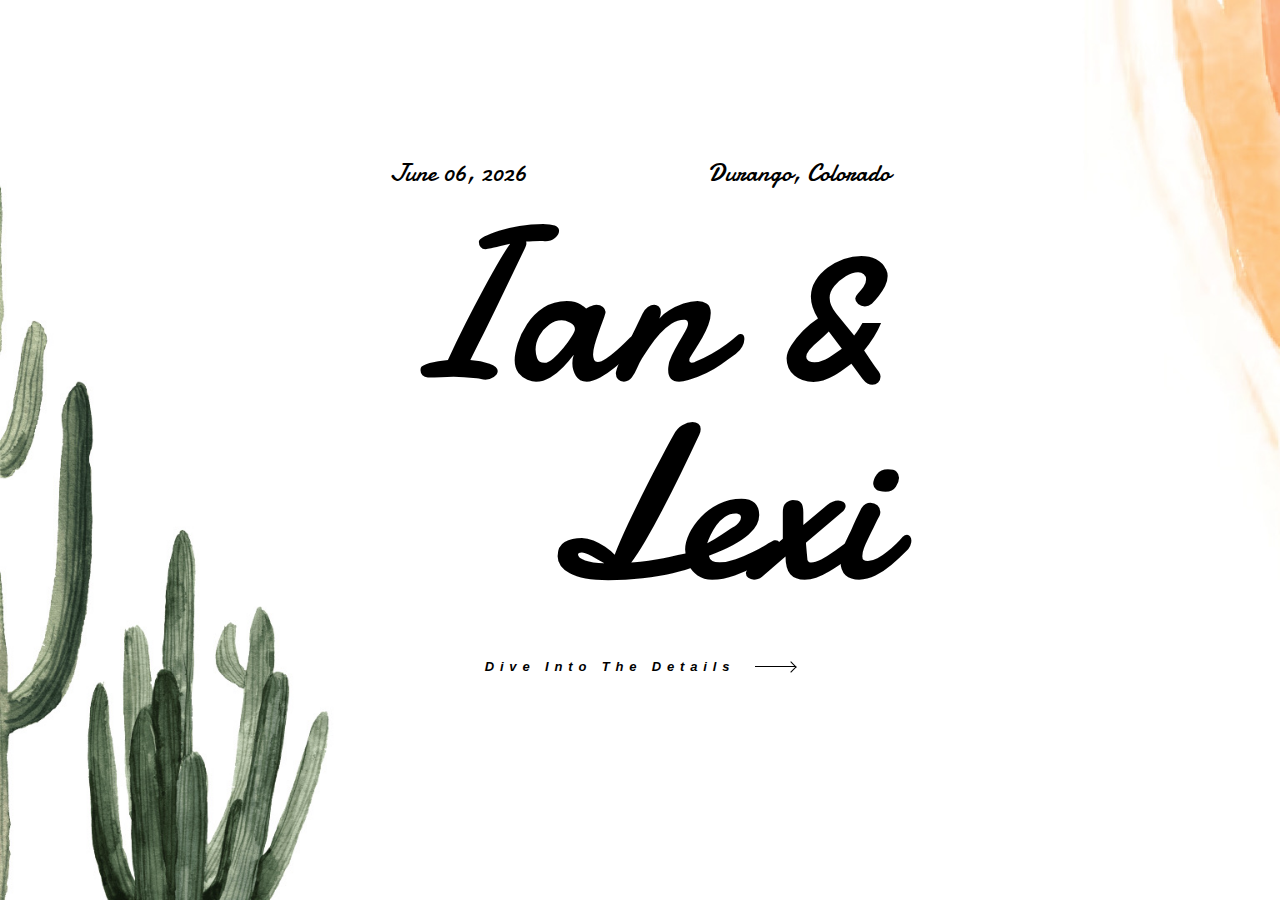
<file: index.html>
<!DOCTYPE html>
<html lang="en">
<head>
  <meta charset="UTF-8">
  <meta name="viewport" content="width=device-width, initial-scale=1.0">
  <title>Ian & Lexi</title>
  <link rel="preconnect" href="https://fonts.googleapis.com">
  <link rel="preconnect" href="https://fonts.gstatic.com" crossorigin>
  <link rel="preload" href="https://fonts.googleapis.com/css2?family=Damion&family=EB+Garamond:ital,wght@0,400;0,500;0,600;1,400;1,500&display=swap" as="style">
  <link rel="preload" href="images/bg.jpeg" as="image">
  <link rel="stylesheet" href="css/styles.css">
  <style>
    html { opacity: 0; }
    html.fonts-loaded { opacity: 1; transition: opacity 0.3s ease; }
  </style>
</head>
<body>
  <main class="hero">
    <div class="hero-meta">
      <span class="hero-date">June 06, 2026</span>
      <span class="hero-location">Durango, Colorado</span>
    </div>

    <h1 class="hero-names">
      <span>Ian &</span>
      <span>Lexi</span>
    </h1>

    <a href="/festivities/" class="hero-cta">
      Dive Into The Details <span class="arrow"></span>
    </a>
  </main>
  <script>
    document.fonts.ready.then(() => {
      document.documentElement.classList.add('fonts-loaded');
    });
  </script>
</body>
</html>
</file>
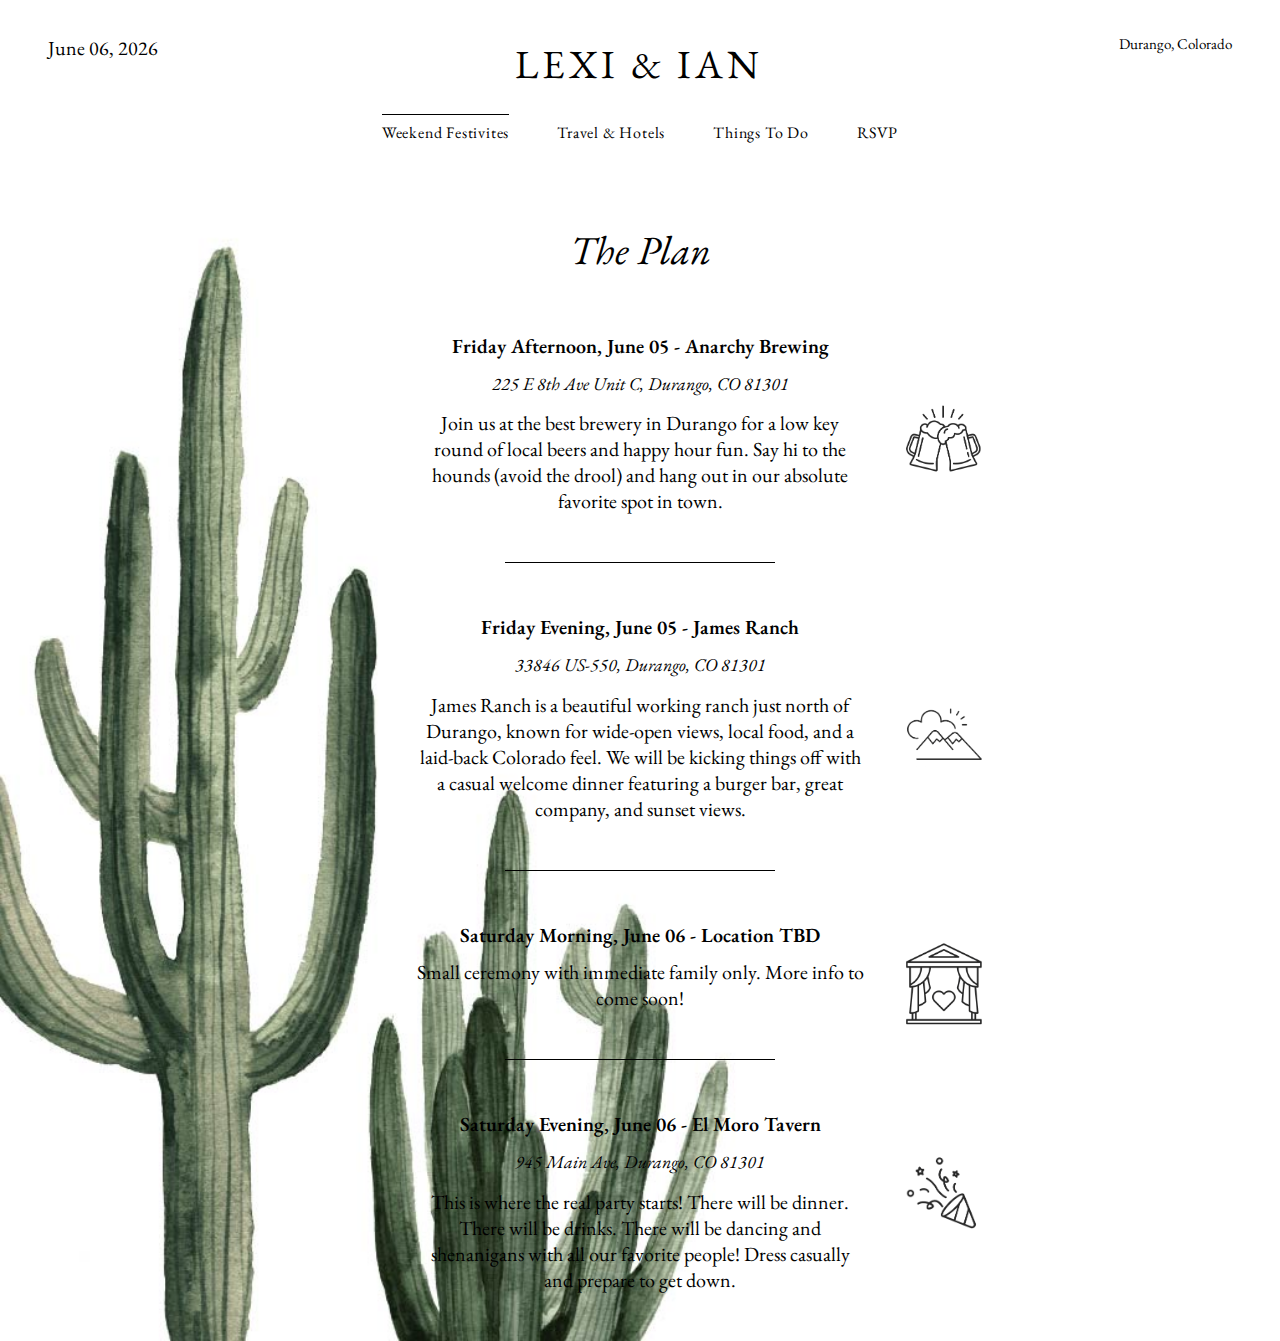
<file: festivities/index.html>
<!DOCTYPE html>
<html lang="en">
<head>
  <meta charset="UTF-8">
  <meta name="viewport" content="width=device-width, initial-scale=1.0">
  <title>Weekend Festivities | Ian & Lexi</title>
  <link rel="apple-touch-icon" sizes="180x180" href="/apple-touch-icon.png">
  <link rel="icon" type="image/png" sizes="32x32" href="/favicon-32x32.png">
  <link rel="icon" type="image/png" sizes="16x16" href="/favicon-16x16.png">
  <link rel="manifest" href="/site.webmanifest">
  <link rel="stylesheet" href="../css/styles.css">
</head>
<body>
  <div class="page">
    <header class="site-header">
      <span class="header-date">June 06, 2026</span>
      <a href="/" class="header-title">Lexi & Ian</a>
      <span class="header-location">Durango, Colorado</span>
    </header>

    <button class="mobile-nav-toggle" aria-label="Toggle navigation" aria-expanded="false">
      <span class="hamburger"></span>
    </button>

    <nav class="site-nav">
      <ul class="nav-list">
        <li><a href="/festivities/" class="nav-link active">Weekend Festivites</a></li>
        <li><a href="/travel/" class="nav-link">Travel & Hotels</a></li>
        <li><a href="/things/" class="nav-link">Things To Do</a></li>
        <li><a href="/rsvp/" class="nav-link">RSVP</a></li>
      </ul>
    </nav>

    <main class="main-content">
      <div class="content-container">
        <h1 class="section-title">The Plan</h1>

        <div class="card-item">
          <div class="card-content">
            <h2 class="card-title">Friday Afternoon, June 05 - Anarchy Brewing</h2>
            <p class="card-subtitle">225 E 8th Ave Unit C, Durango, CO 81301</p>
            <p class="card-description">Join us at the best brewery in Durango for a low key round of local beers and happy hour fun. Say hi to the hounds (avoid the drool) and hang out in our absolute favorite spot in town.</p>
          </div>
          <div class="card-icon">
            <img src="../images/icon-beers.png" alt="Beers">
          </div>
        </div>

        <div class="card-item">
          <div class="card-content">
            <h2 class="card-title">Friday Evening, June 05 - James Ranch</h2>
            <p class="card-subtitle">33846 US-550, Durango, CO 81301</p>
            <p class="card-description">James Ranch is a beautiful working ranch just north of Durango, known for wide-open views, local food, and a laid-back Colorado feel. We will be kicking things off with a casual welcome dinner featuring a burger bar, great company, and sunset views.</p>
          </div>
          <div class="card-icon">
            <img src="../images/icon-mountains.png" alt="Mountains">
          </div>
        </div>

        <div class="card-item">
          <div class="card-content">
            <h2 class="card-title">Saturday Morning, June 06 - Location TBD</h2>
            <p class="card-description">Small ceremony with immediate family only. More info to come soon!</p>
          </div>
          <div class="card-icon">
            <img src="../images/icon-wedding.png" alt="Wedding">
          </div>
        </div>

        <div class="card-item">
          <div class="card-content">
            <h2 class="card-title">Saturday Evening, June 06 - El Moro Tavern</h2>
            <p class="card-subtitle">945 Main Ave, Durango, CO 81301</p>
            <p class="card-description">This is where the real party starts! There will be dinner. There will be drinks. There will be dancing and shenanigans with all our favorite people! Dress casually and prepare to get down.</p>
          </div>
          <div class="card-icon">
            <img src="../images/icon-party.png" alt="Party">
          </div>
        </div>
      </div>
    </main>
  </div>

  <script src="../js/main.js"></script>
</body>
</html>
</file>
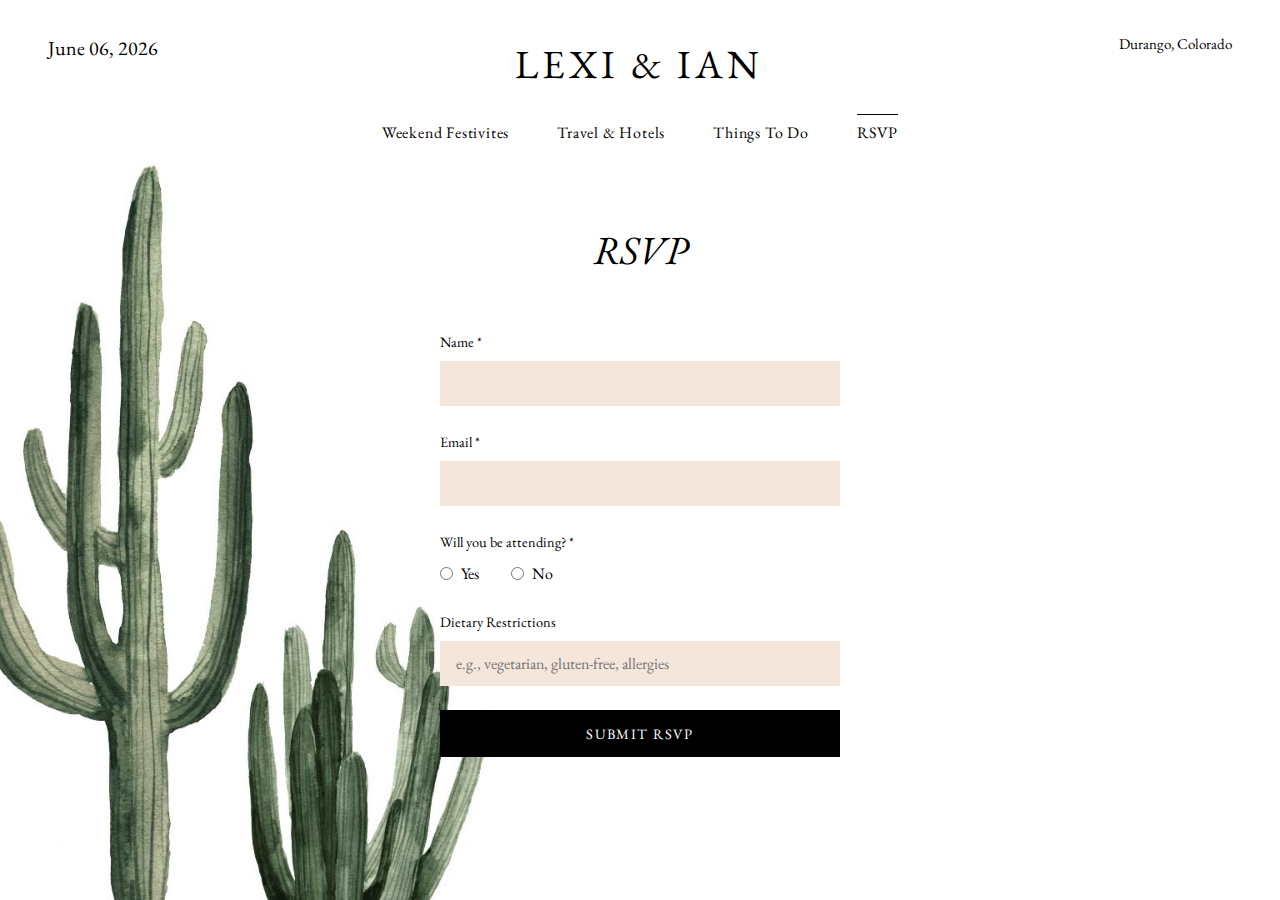
<file: rsvp/index.html>
<!DOCTYPE html>
<html lang="en">
<head>
  <meta charset="UTF-8">
  <meta name="viewport" content="width=device-width, initial-scale=1.0">
  <title>RSVP | Ian & Lexi</title>
  <link rel="stylesheet" href="../css/styles.css">
</head>
<body>
  <div class="page">
    <header class="site-header">
      <span class="header-date">June 06, 2026</span>
      <a href="/" class="header-title">Lexi & Ian</a>
      <span class="header-location">Durango, Colorado</span>
    </header>

    <button class="mobile-nav-toggle" aria-label="Toggle navigation" aria-expanded="false">
      <span class="hamburger"></span>
    </button>

    <nav class="site-nav">
      <ul class="nav-list">
        <li><a href="/festivities/" class="nav-link">Weekend Festivites</a></li>
        <li><a href="/travel/" class="nav-link">Travel & Hotels</a></li>
        <li><a href="/things/" class="nav-link">Things To Do</a></li>
        <li><a href="/rsvp/" class="nav-link active">RSVP</a></li>
      </ul>
    </nav>

    <main class="main-content">
      <div class="content-container">
        <h1 class="section-title">RSVP</h1>

        <form class="rsvp-form" id="rsvp-form" action="https://formspree.io/f/xojjqqkk" method="POST">
          <div class="form-group">
            <label for="name" class="form-label">Name *</label>
            <input type="text" id="name" name="name" class="form-input" required>
          </div>

          <div class="form-group">
            <label for="email" class="form-label">Email *</label>
            <input type="email" id="email" name="email" class="form-input" required>
          </div>

          <div class="form-group">
            <label class="form-label">Will you be attending? *</label>
            <div class="radio-group">
              <label class="radio-label">
                <input type="radio" name="attendance" value="yes" class="radio-input" required>
                Yes
              </label>
              <label class="radio-label">
                <input type="radio" name="attendance" value="no" class="radio-input">
                No
              </label>
            </div>
          </div>

          <div class="form-group">
            <label for="dietary" class="form-label">Dietary Restrictions</label>
            <input type="text" id="dietary" name="dietary" class="form-input" placeholder="e.g., vegetarian, gluten-free, allergies">
          </div>

          <button type="submit" class="form-button">Submit RSVP</button>
        </form>

        <div class="form-success" id="form-success" style="display: none;">
          <h2 class="success-title">Thank You!</h2>
          <p class="success-message">Your RSVP has been received. We can't wait to celebrate with you!</p>
        </div>
      </div>
    </main>
  </div>

  <script src="../js/main.js"></script>
  <script>
    const form = document.getElementById('rsvp-form');
    const successMessage = document.getElementById('form-success');

    form.addEventListener('submit', async (e) => {
      e.preventDefault();
      const data = new FormData(form);

      try {
        const response = await fetch(form.action, {
          method: 'POST',
          body: data,
          headers: { 'Accept': 'application/json' }
        });

        if (response.ok) {
          form.style.display = 'none';
          successMessage.style.display = 'block';
        } else {
          alert('Oops! There was a problem submitting your RSVP. Please try again.');
        }
      } catch (error) {
        alert('Oops! There was a problem submitting your RSVP. Please try again.');
      }
    });
  </script>
</body>
</html>
</file>
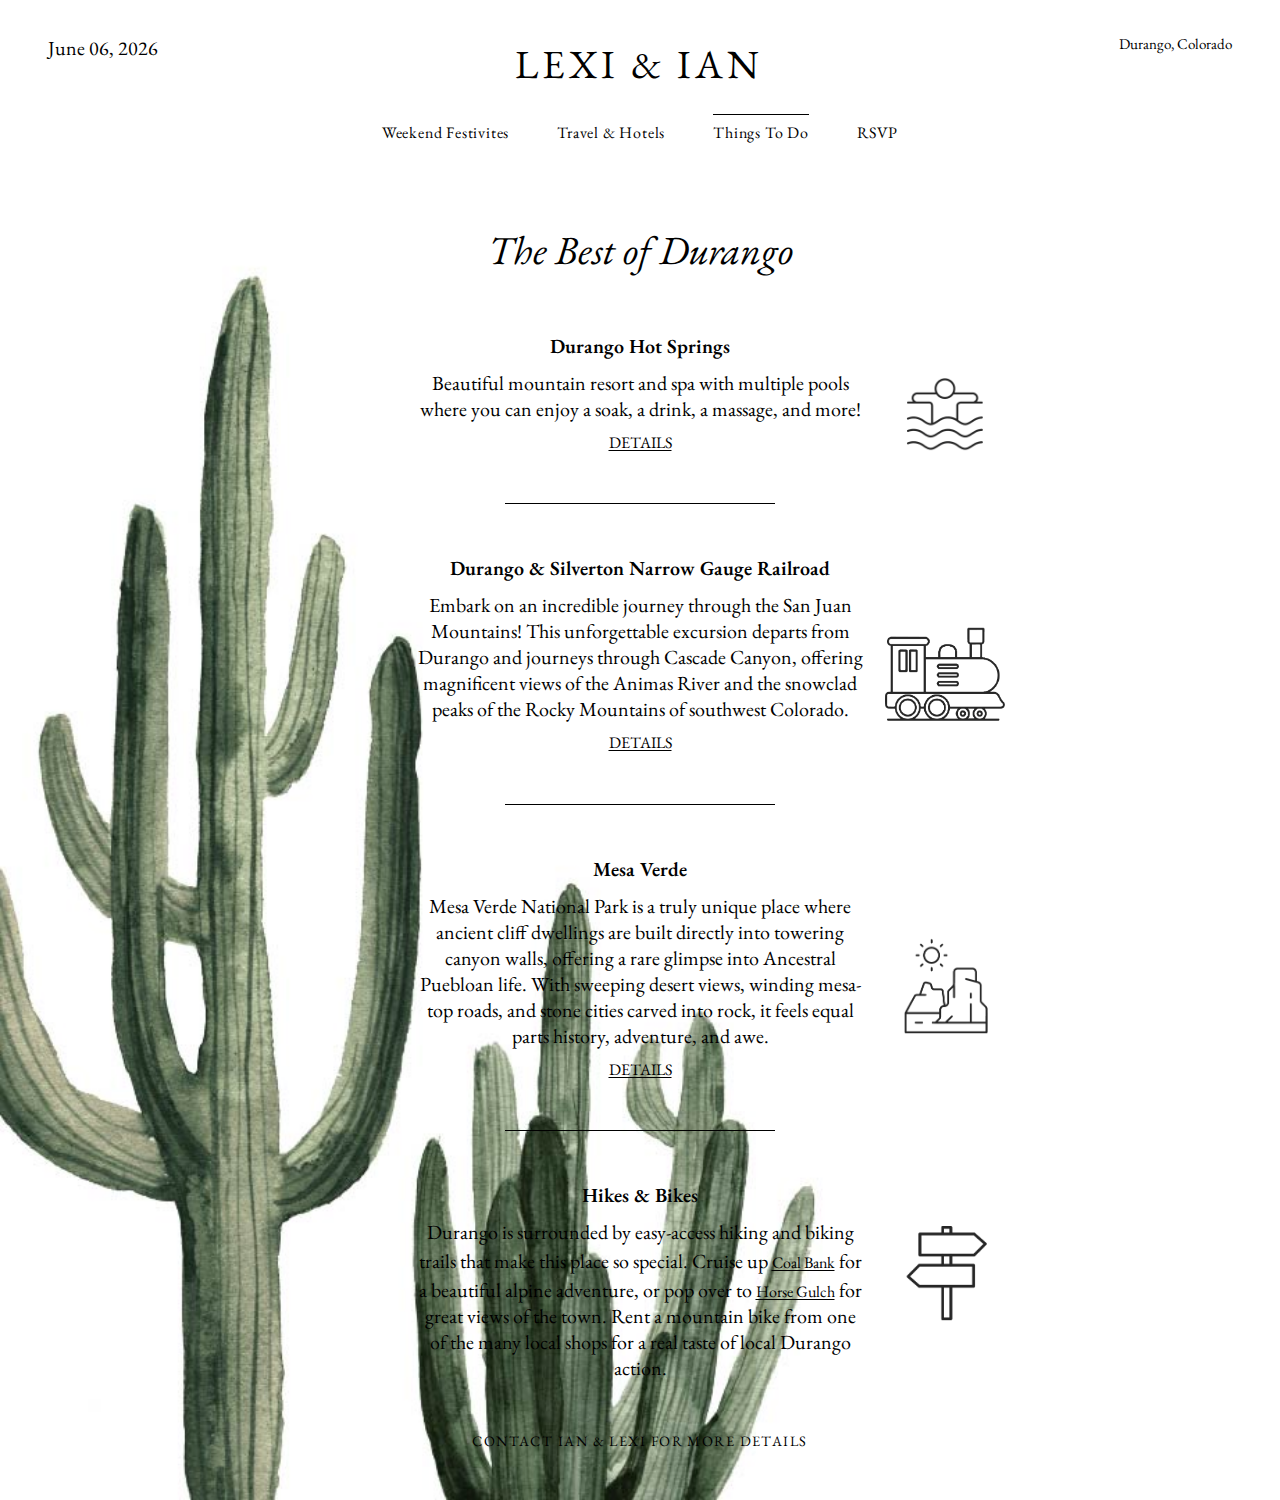
<file: things/index.html>
<!DOCTYPE html>
<html lang="en">
<head>
  <meta charset="UTF-8">
  <meta name="viewport" content="width=device-width, initial-scale=1.0">
  <title>Things To Do | Ian & Lexi</title>
  <link rel="apple-touch-icon" sizes="180x180" href="/apple-touch-icon.png">
  <link rel="icon" type="image/png" sizes="32x32" href="/favicon-32x32.png">
  <link rel="icon" type="image/png" sizes="16x16" href="/favicon-16x16.png">
  <link rel="manifest" href="/site.webmanifest">
  <link rel="stylesheet" href="../css/styles.css">
</head>
<body>
  <div class="page">
    <header class="site-header">
      <span class="header-date">June 06, 2026</span>
      <a href="/" class="header-title">Lexi & Ian</a>
      <span class="header-location">Durango, Colorado</span>
    </header>

    <button class="mobile-nav-toggle" aria-label="Toggle navigation" aria-expanded="false">
      <span class="hamburger"></span>
    </button>

    <nav class="site-nav">
      <ul class="nav-list">
        <li><a href="/festivities/" class="nav-link">Weekend Festivites</a></li>
        <li><a href="/travel/" class="nav-link">Travel & Hotels</a></li>
        <li><a href="/things/" class="nav-link active">Things To Do</a></li>
        <li><a href="/rsvp/" class="nav-link">RSVP</a></li>
      </ul>
    </nav>

    <main class="main-content">
      <div class="content-container">
        <h1 class="section-title">The Best of Durango</h1>

        <div class="card-item">
          <div class="card-content">
            <h2 class="card-title">Durango Hot Springs</h2>
            <p class="card-description">Beautiful mountain resort and spa with multiple pools where you can enjoy a soak, a drink, a massage, and more!</p>
            <a href="https://durangohotspringsresortandspa.com/" target="_blank" rel="noopener" class="card-link">DETAILS</a>
          </div>
          <div class="card-icon">
            <img src="../images/icon-hotsprings.png" alt="Hot Springs">
          </div>
        </div>

        <div class="card-item">
          <div class="card-content">
            <h2 class="card-title">Durango & Silverton Narrow Gauge Railroad</h2>
            <p class="card-description">Embark on an incredible journey through the San Juan Mountains! This unforgettable excursion departs from Durango and journeys through Cascade Canyon, offering magnificent views of the Animas River and the snowclad peaks of the Rocky Mountains of southwest Colorado.</p>
            <a href="https://www.durangotrain.com/" target="_blank" rel="noopener" class="card-link">DETAILS</a>
          </div>
          <div class="card-icon">
            <img src="../images/icon-train.png" alt="Train">
          </div>
        </div>

        <div class="card-item">
          <div class="card-content">
            <h2 class="card-title">Mesa Verde</h2>
            <p class="card-description">Mesa Verde National Park is a truly unique place where ancient cliff dwellings are built directly into towering canyon walls, offering a rare glimpse into Ancestral Puebloan life. With sweeping desert views, winding mesa-top roads, and stone cities carved into rock, it feels equal parts history, adventure, and awe.</p>
            <a href="https://www.nps.gov/meve/index.htm" target="_blank" rel="noopener" class="card-link">DETAILS</a>
          </div>
          <div class="card-icon">
            <img src="../images/icon-mesa.png" alt="Mesa Verde">
          </div>
        </div>

        <div class="card-item">
          <div class="card-content">
            <h2 class="card-title">Hikes & Bikes</h2>
            <p class="card-description">Durango is surrounded by easy-access hiking and biking trails that make this place so special. Cruise up <a href="https://www.gaiagps.com/hike/poi/united-states/colorado/san-juan-national-forest/coal-bank-pass/" target="_blank" rel="noopener" class="card-link">Coal Bank</a> for a beautiful alpine adventure, or pop over to <a href="https://www.durangotrails.org/trails/horse-gulch-trail-system/" target="_blank" rel="noopener" class="card-link">Horse Gulch</a> for great views of the town. Rent a mountain bike from one of the many local shops for a real taste of local Durango action.</p>
          </div>
          <div class="card-icon">
            <img src="../images/icon-bike.png" alt="Biking">
          </div>
        </div>

        <p class="contact-footer">CONTACT IAN & LEXI FOR MORE DETAILS</p>
      </div>
    </main>
  </div>

  <script src="../js/main.js"></script>
</body>
</html>
</file>
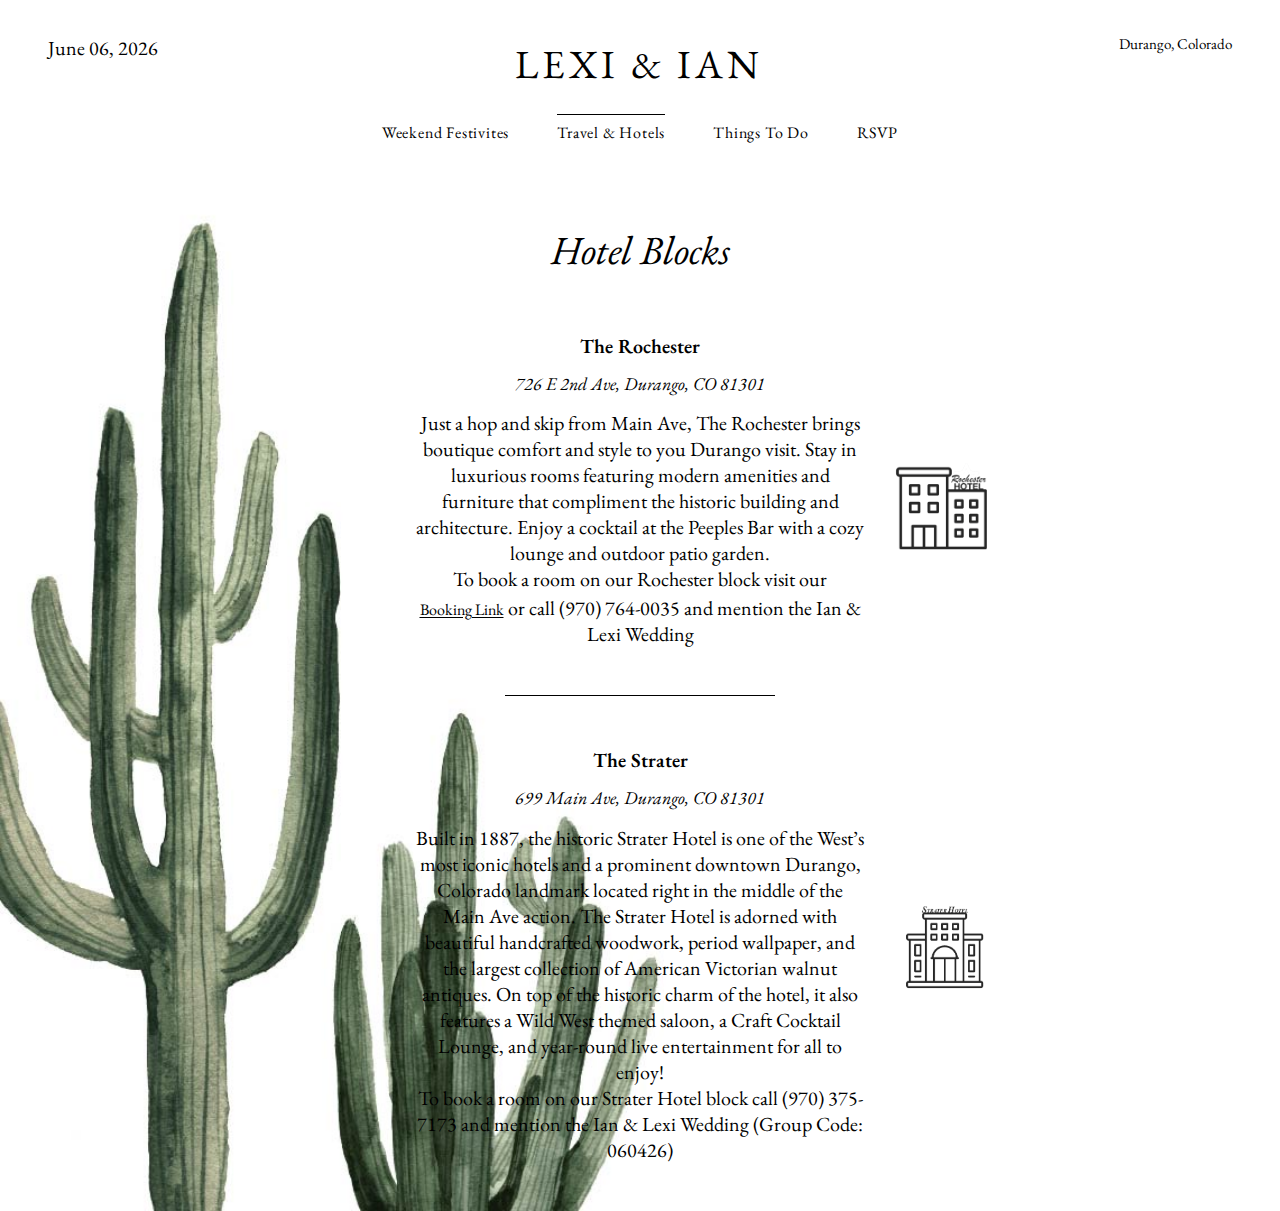
<file: travel/index.html>
<!DOCTYPE html>
<html lang="en">
<head>
  <meta charset="UTF-8">
  <meta name="viewport" content="width=device-width, initial-scale=1.0">
  <title>Travel & Hotels | Ian & Lexi</title>
  <link rel="apple-touch-icon" sizes="180x180" href="/apple-touch-icon.png">
  <link rel="icon" type="image/png" sizes="32x32" href="/favicon-32x32.png">
  <link rel="icon" type="image/png" sizes="16x16" href="/favicon-16x16.png">
  <link rel="manifest" href="/site.webmanifest">
  <link rel="stylesheet" href="../css/styles.css">
</head>
<body>
  <div class="page">
    <header class="site-header">
      <span class="header-date">June 06, 2026</span>
      <a href="/" class="header-title">Lexi & Ian</a>
      <span class="header-location">Durango, Colorado</span>
    </header>

    <button class="mobile-nav-toggle" aria-label="Toggle navigation" aria-expanded="false">
      <span class="hamburger"></span>
    </button>

    <nav class="site-nav">
      <ul class="nav-list">
        <li><a href="/festivities/" class="nav-link">Weekend Festivites</a></li>
        <li><a href="/travel/" class="nav-link active">Travel & Hotels</a></li>
        <li><a href="/things/" class="nav-link">Things To Do</a></li>
        <li><a href="/rsvp/" class="nav-link">RSVP</a></li>
      </ul>
    </nav>
    <main class="main-content">
      <div class="content-container">
        <h1 class="section-title">Hotel Blocks</h1>

        <div class="card-item">
          <div class="card-content">
            <h2 class="card-title">The Rochester</h2>
            <p class="card-subtitle">726 E 2nd Ave, Durango, CO 81301</p>
            <p class="card-description">Just a hop and skip from Main Ave, The Rochester brings boutique comfort and style to you Durango visit. Stay in luxurious rooms featuring modern amenities and furniture that compliment the historic building and architecture. Enjoy a cocktail at the Peeples Bar with a cozy lounge and outdoor patio garden.</p>
              <p class="card-description">To book a room on our Rochester block visit our <a href="https://hotels.cloudbeds.com/reservation/IC4ETq?allotment_block_code=b628207#checkin=2026-06-04&checkout=2026-06-07" target="_blank" rel="noopener" class="card-link">Booking Link</a> or call (970) 764-0035 and mention the Ian & Lexi Wedding</p>
          </div>
          <div class="card-icon">
            <img src="../images/hotel-rochester.png" alt="The Rochester Hotel">
          </div>
        </div>

        <div class="card-item">
          <div class="card-content">
            <h2 class="card-title">The Strater</h2>
            <p class="card-subtitle">699 Main Ave, Durango, CO 81301</p>
            <p class="card-description">Built in 1887, the historic Strater Hotel is one of the West’s most iconic hotels and a prominent downtown Durango, Colorado landmark located right in the middle of the Main Ave action. The Strater Hotel is adorned with beautiful handcrafted woodwork, period wallpaper, and the largest collection of American Victorian walnut antiques. On top of the historic charm of the hotel, it also features a Wild West themed saloon, a Craft Cocktail Lounge, and year-round live entertainment for all to enjoy!</p>
            <p class="card-description">To book a room on our Strater Hotel block call (970) 375-7173 and mention the Ian & Lexi Wedding (Group Code: 060426)</p>
          </div>
          <div class="card-icon">
            <img src="../images/hotel-strater.png" alt="The Strater Hotel">
          </div>
        </div>
      </div>
    </main>
  </div>

  <script src="../js/main.js"></script>
</body>
</html>
</file>
<file: css/styles.css>
/* Google Fonts */
@import url('https://fonts.googleapis.com/css2?family=Damion&family=EB+Garamond:ital,wght@0,400;0,500;0,600;1,400;1,500&display=swap');

/* CSS Variables */
:root {
  --font-primary: 'EB Garamond', serif;
  --font-script: 'Damion', cursive;
  --color-bg: #ffffff;
  --color-text: #000000;
  --color-input-bg: #f5e6dc;
  --max-content-width: 450px;
}

/* Reset */
*, *::before, *::after {
  box-sizing: border-box;
  margin: 0;
  padding: 0;
}

html {
  font-size: 16px;
}

body {
  font-family: var(--font-primary);
  background-color: var(--color-bg);
  color: var(--color-text);
  line-height: 1.6;
  min-height: 100vh;
}

a {
  color: inherit;
  text-decoration: none;
}

ul {
  list-style: none;
}

/* ================================
   HOME PAGE HERO
   ================================ */
.hero {
  min-height: 100vh;
  background-image: url('../images/bg.jpeg');
  background-size: cover;
  background-position: center;
  background-repeat: no-repeat;
  display: flex;
  flex-direction: column;
  align-items: center;
  justify-content: center;
  text-align: center;
  padding: 2rem;
  padding-bottom: 10vh;
}

.hero-meta {
  display: flex;
  justify-content: space-between;
  width: 100%;
  max-width: 500px;
  margin-bottom: 1rem;
}

.hero-date {
  font-family: var(--font-script);
  font-size: 25px;
}

.hero-location {
  font-family: var(--font-script);
  font-size: 25px;
}

.hero-names {
  font-family: var(--font-script);
  font-size: 220px;
  font-weight: 400;
  line-height: 0.9em;
  margin: 0 0 2.5rem;
  text-align: right;
}

.hero-names span {
  display: block;
}

.hero-cta {
  font-family: 'Gill Sans', 'Trebuchet MS', sans-serif;
  font-size: 13px;
  font-weight: 700;
  font-style: italic;
  letter-spacing: 5.85px;
  display: inline-flex;
  align-items: center;
  gap: 0.5rem;
  padding: 0.75rem 1.25rem;
  border-radius: 50px;
  transition: background-color 0.3s ease, color 0.3s ease;
}

.hero-cta:hover {
  background-color: rgb(63, 118, 82);
  color: #ffffff;
}

.hero-cta .arrow {
  display: inline-block;
  width: 40px;
  height: 1px;
  background-color: var(--color-text);
  position: relative;
  margin-left: 0.75rem;
  transition: background-color 0.3s ease;
}

.hero-cta .arrow::after {
  content: '';
  position: absolute;
  right: 0;
  top: -3px;
  width: 8px;
  height: 8px;
  border-top: 1px solid var(--color-text);
  border-right: 1px solid var(--color-text);
  transform: rotate(45deg);
  transition: border-color 0.3s ease;
}

.hero-cta:hover .arrow {
  background-color: #ffffff;
}

.hero-cta:hover .arrow::after {
  border-top-color: #ffffff;
  border-right-color: #ffffff;
}

/* ================================
   INNER PAGES LAYOUT
   ================================ */
.page {
  min-height: 100vh;
  background-image: url('../images/bg-2.jpeg');
  background-size: auto 100%;
  background-position: left bottom;
  background-repeat: no-repeat;
  display: flex;
  flex-direction: column;
}

/* Header */
.site-header {
  padding: 2rem 3rem 0;
  display: flex;
  justify-content: space-between;
  align-items: flex-start;
}

.header-date {
  font-family: var(--font-primary);
  font-size: 20px;
}

.header-location {
  font-family: var(--font-primary);
  font-size: 15px;
}

.header-title {
  font-family: var(--font-primary);
  font-size: 40px;
  font-weight: 400;
  letter-spacing: 0.1em;
  text-transform: uppercase;
}

/* Navigation */
.site-nav {
  padding: 1.5rem 0;
  display: flex;
  justify-content: center;
}

.nav-list {
  display: flex;
  gap: 3rem;
}

.nav-link {
  font-family: var(--font-primary);
  font-size: 1rem;
  letter-spacing: 0.05em;
  padding: 0.5rem 0;
  position: relative;
}

.nav-link::before {
  content: '';
  position: absolute;
  top: 0;
  left: 0;
  right: 0;
  height: 1px;
  background-color: var(--color-text);
  transform: scaleX(0);
  transition: transform 0.2s ease;
}

.nav-link:hover::before,
.nav-link.active::before {
  transform: scaleX(1);
}

/* Main Content */
.main-content {
  flex: 1;
  display: flex;
  flex-direction: column;
  align-items: center;
  padding: 3rem 2rem;
}

.content-container {
  max-width: var(--max-content-width);
  width: 100%;
  text-align: center;
  overflow: visible;
  position: relative;
}

/* ================================
   SHARED CARD STYLES
   ================================ */

/* Section Title (used on Things To Do, RSVP) */
.section-title {
  font-family: var(--font-primary);
  font-size: 2.5rem;
  font-style: italic;
  font-weight: 400;
  margin-bottom: 3rem;
}

/* Card Item - shared layout for schedule and attractions */
.card-item {
  position: relative;
  text-align: center;
}

.card-item::after {
  content: '';
  display: block;
  width: 60%;
  height: 1px;
  background-color: var(--color-text);
  margin: 3rem auto;
}

.card-item:last-of-type::after {
  display: none;
}

.card-content {
  text-align: center;
}

.card-icon {
  position: absolute;
  right: -140px;
  top: 50%;
  transform: translateY(-50%);
  width: 120px;
}

.card-icon img {
  width: 100%;
  height: auto;
  opacity: 0.85;
}

.card-title {
  font-family: var(--font-primary);
  font-size: 1.25rem;
  font-weight: 600;
  margin-bottom: 0.5rem;
}

.card-subtitle {
  font-family: var(--font-primary);
  font-size: 1.125rem;
  font-style: italic;
  margin-bottom: 0.75rem;
}

.card-description {
  font-family: var(--font-primary);
  font-size: 1.25rem;
  line-height: 1.3;
}

.card-link {
  font-family: var(--font-primary);
  font-size: 1rem;
  text-decoration: underline;
  text-underline-offset: 2px;
  display: inline-block;
  margin-top: 0.5rem;
}

.card-link:hover {
  opacity: 0.7;
}

/* ================================
   PAGE-SPECIFIC STYLES
   ================================ */

/* Travel & Hotels / Coming Soon */
.coming-soon-title {
  font-family: var(--font-primary);
  font-size: 2.5rem;
  font-style: italic;
  font-weight: 400;
  margin-top: 4rem;
}

/* Contact Footer */
.contact-footer {
  font-family: var(--font-primary);
  font-size: 0.9rem;
  letter-spacing: 0.1em;
  margin-top: 3rem;
}

/* RSVP Form */
.rsvp-form {
  max-width: 400px;
  margin: 0 auto;
  text-align: left;
}

.form-group {
  margin-bottom: 1.5rem;
}

.form-label {
  display: block;
  font-family: var(--font-primary);
  font-size: 0.9rem;
  margin-bottom: 0.5rem;
}

.form-input {
  width: 100%;
  padding: 0.75rem 1rem;
  font-family: var(--font-primary);
  font-size: 1rem;
  border: none;
  background-color: var(--color-input-bg);
  outline: none;
}

.form-input:focus {
  box-shadow: 0 0 0 2px var(--color-text);
}

.radio-group {
  display: flex;
  gap: 2rem;
  margin-top: 0.5rem;
}

.radio-label {
  display: flex;
  align-items: center;
  gap: 0.5rem;
  font-family: var(--font-primary);
  font-size: 1rem;
  cursor: pointer;
}

.radio-input {
  accent-color: var(--color-text);
}

.form-button {
  width: 100%;
  padding: 0.875rem 1.5rem;
  font-family: var(--font-primary);
  font-size: 0.9rem;
  letter-spacing: 0.1em;
  text-transform: uppercase;
  background-color: var(--color-text);
  color: var(--color-bg);
  border: none;
  cursor: pointer;
  transition: opacity 0.2s ease;
}

.form-button:hover {
  opacity: 0.85;
}

/* Form Success Message */
.form-success {
  text-align: center;
  padding: 2rem 0;
}

.success-title {
  font-family: var(--font-script);
  font-size: 3rem;
  font-weight: 400;
  margin-bottom: 1rem;
}

.success-message {
  font-family: var(--font-primary);
  font-size: 1.125rem;
  line-height: 1.6;
}

/* ================================
   MOBILE STYLES
   ================================ */
.mobile-nav-toggle {
  display: none;
  background: none;
  border: none;
  cursor: pointer;
  padding: 0.5rem;
}

.hamburger {
  display: block;
  width: 24px;
  height: 2px;
  background-color: var(--color-text);
  position: relative;
}

.hamburger::before,
.hamburger::after {
  content: '';
  position: absolute;
  width: 24px;
  height: 2px;
  background-color: var(--color-text);
  left: 0;
}

.hamburger::before {
  top: -7px;
}

.hamburger::after {
  top: 7px;
}

@media (max-width: 768px) {
  /* Hero adjustments */
  .hero-meta {
    flex-direction: column;
    gap: 0.5rem;
  }

  .hero-names {
    font-size: 4.5rem;
  }

  .hero-cta {
    font-size: 0.75rem;
    letter-spacing: 0.2em;
  }

  /* Header adjustments */
  .site-header {
    padding: 1.5rem 1.5rem 0;
    flex-direction: column;
    align-items: center;
    gap: 0.5rem;
  }

  .header-date,
  .header-location {
    font-size: 0.8rem;
  }

  .header-title {
    font-size: 1.5rem;
    order: -1;
  }

  /* Mobile nav */
  .mobile-nav-toggle {
    display: block;
    position: absolute;
    top: 1.5rem;
    right: 1.5rem;
    z-index: 100;
  }

  .site-nav {
    position: fixed;
    top: 0;
    left: 0;
    right: 0;
    bottom: 0;
    background-color: var(--color-bg);
    display: flex;
    align-items: center;
    justify-content: center;
    transform: translateX(100%);
    transition: transform 0.3s ease;
    z-index: 90;
  }

  .site-nav.is-open {
    transform: translateX(0);
  }

  .nav-list {
    flex-direction: column;
    gap: 2rem;
    text-align: center;
  }

  .nav-link {
    font-size: 1.25rem;
  }

  /* Content adjustments */
  .main-content {
    padding: 2rem 1.5rem;
  }

  .section-title,
  .coming-soon-title {
    font-size: 2rem;
  }

  /* Page background */
  .page {
    background-size: auto 50%;
  }
}

@media (max-width: 480px) {
  .hero-names {
    font-size: 3.5rem;
  }

  .nav-list {
    gap: 1.5rem;
  }
}
</file>
